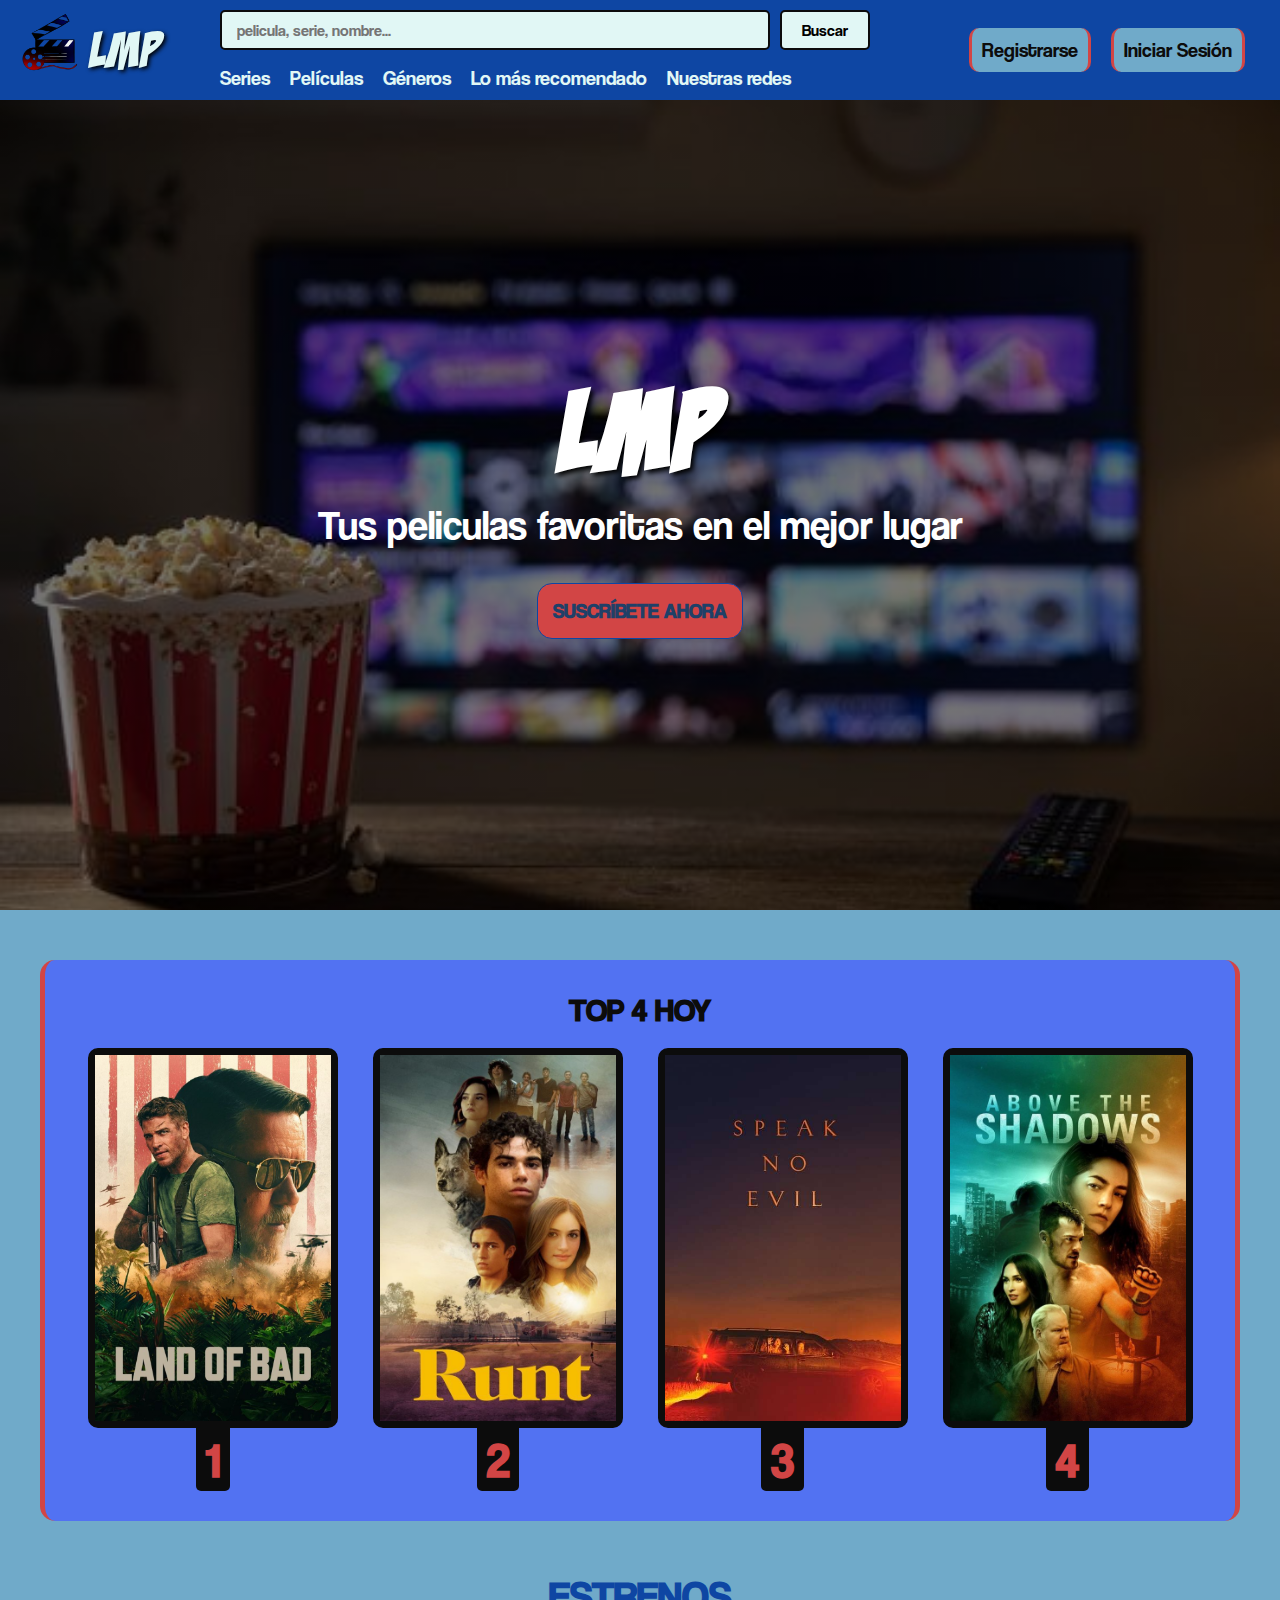
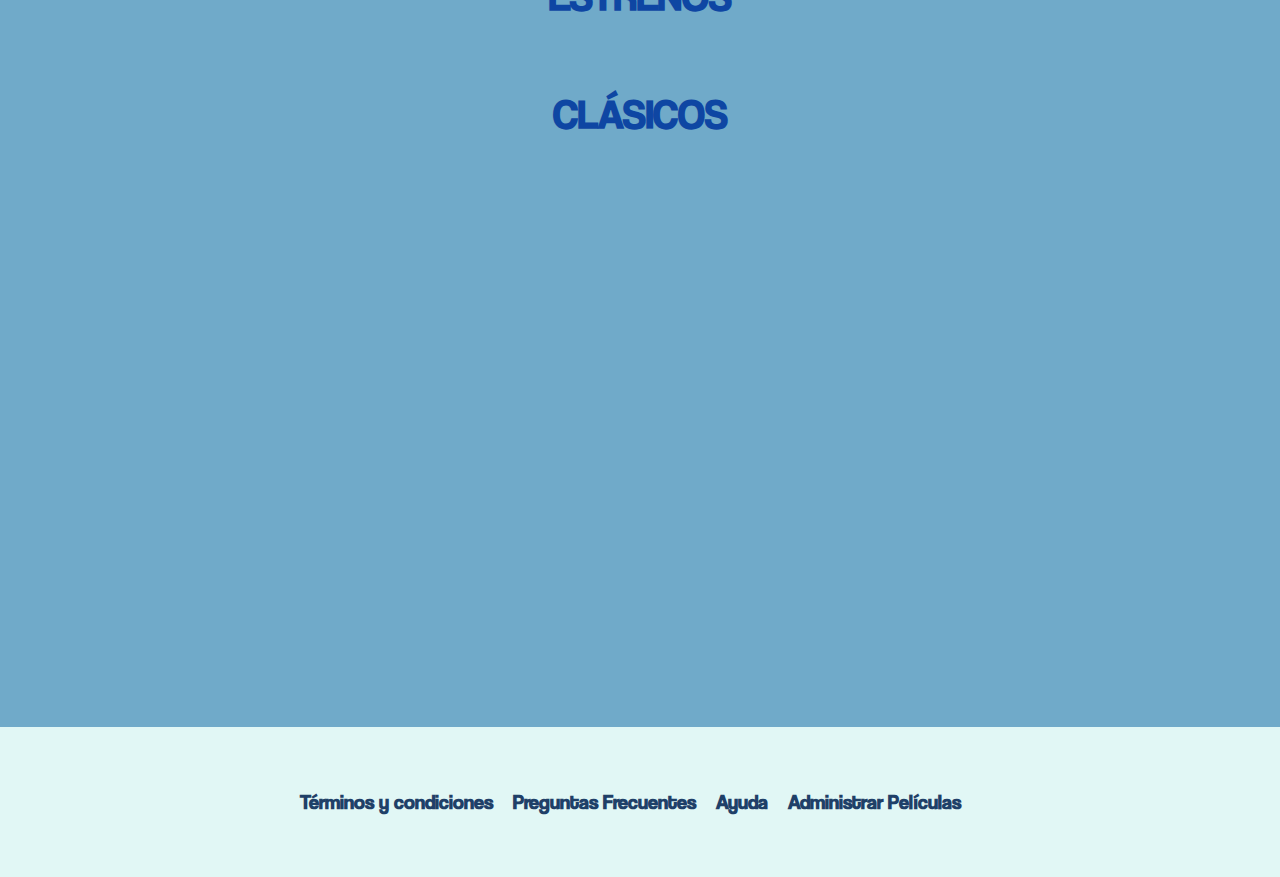
<file: index.html>
<!DOCTYPE html>
<html lang="en">
<head>
    <meta charset="UTF-8">
    <meta name="viewport" content="width=device-width, initial-scale=1.0">
    <title>LasMejoresPelis</title>
    <link rel="icon" href="imagenes/íconooo.png">
    <link rel="stylesheet" href="index.css">
</head>

<body>

    <header>
    <nav class="header-nav-principal">

        <a href="#" class="ícono sin-subrayado" >
          <div><img src="imagenes/íconooo.png" alt="ícono" width="75px" height="75px"></div>
         <span class="nombre-marca">LMP</span>
        </a>

        <form class="form-busqueda">
            <input class="input-buscador" type="text" placeholder="pelicula, serie, nombre...">
            <input class="boton-buscador" type="submit" value="Buscar">

        </form>

        <ul class="ul-items-principal">
            <li><a href=""class="sin-subrayado">Series</a></li>
            <li><a href=""class="sin-subrayado">Películas</a></li>
            <li><a href=""class="sin-subrayado">Géneros</a></li>
            <li><a href=""class="sin-subrayado">Lo más recomendado</a></li>
            <li><a href=""class="sin-subrayado">Nuestras redes</a></li>
        </ul>
        <ul class="ul-header-nav-sesión">
            <li class="li-nav-sesion"><a href="#" class="sin-subrayado" id="a-nav-sesion" >Registrarse</a></li>
            <li class="li-nav-sesion"><a href="formularioLogin/login.html" class="sin-subrayado" id="a-nav-sesion" >Iniciar Sesión</a></li>
        </ul>

    </nav>


    </header>
    <main>

    <section class="main-explorar">
        <h1>LMP</h1>
        <h2>Tus peliculas favoritas en el mejor lugar</h2>
        <div class="suscribite">
            <a class="sin-subrayado-footer" id="a-suscribite" href="#">SUSCRÍBETE AHORA</a>
        </div>

    </section>

    <section class="prueba">
        <div class="div-de-prueba">
            <h2 class="div-de-prueba-h2">TOP 4 HOY</h2>
            <div class="contenedor-TOP4">
            <div class="item-contenedor-top4"><a href="#"><div class="pelicula-top4"> <img class="imágen-peli-top4" src="imagenes/land of bad.jpg" alt=""> </div></a><h3 class="h3-top4">1</h3></div>
            <div class="item-contenedor-top4"><a href="#"><div class="pelicula-top4"> <img class="imágen-peli-top4" src="imagenes/RUNT.jpg" alt=""> </div></a><h3 class="h3-top4">2</h3></div>
            <div class="item-contenedor-top4"><a href="#"><div class="pelicula-top4"> <img class="imágen-peli-top4" src="imagenes/speak no evil.jpg" alt=""> </div></a><h3 class="h3-top4">3</h3></div>
            <div class="item-contenedor-top4"><a href="#"><div class="pelicula-top4"> <img class="imágen-peli-top4" src="imagenes/above the shadows.jpg" alt=""> </div></a><h3 class="h3-top4">4</h3></div>
            </div>
        </div>
        </section>


    <section class="main-estrenos">
        <h2>ESTRENOS</h2>
        <div class="containerPeliculas">
            <div> </div>
        </div>
    </section>

    <section class="main-estrenos">
        <h2>CLÁSICOS</h2>
        <div class="containerPeliculas">
            <div> </div>
        </div>
    </section>


    <br><br><br><br><br><br><br><br><br><br><br><br><br><br><br><br><br><br><br><br><br><br><br><br><br><br><br><br><br><br>
    </main>
    <footer>
        <nav class="footer-nav">
            <ul>
                <li><a href=""class="sin-subrayado-footer">Términos y condiciones</a></li>
                <li><a href=""class="sin-subrayado-footer">Preguntas Frecuentes</a></li>
                <li><a href=""class="sin-subrayado-footer">Ayuda</a></li>
                <li><a href=""class="sin-subrayado-footer">Administrar Películas</a></li>
            </ul>
        </nav>
    </footer>
    <script src="index.js"></script>
</body>
</html>
</file>
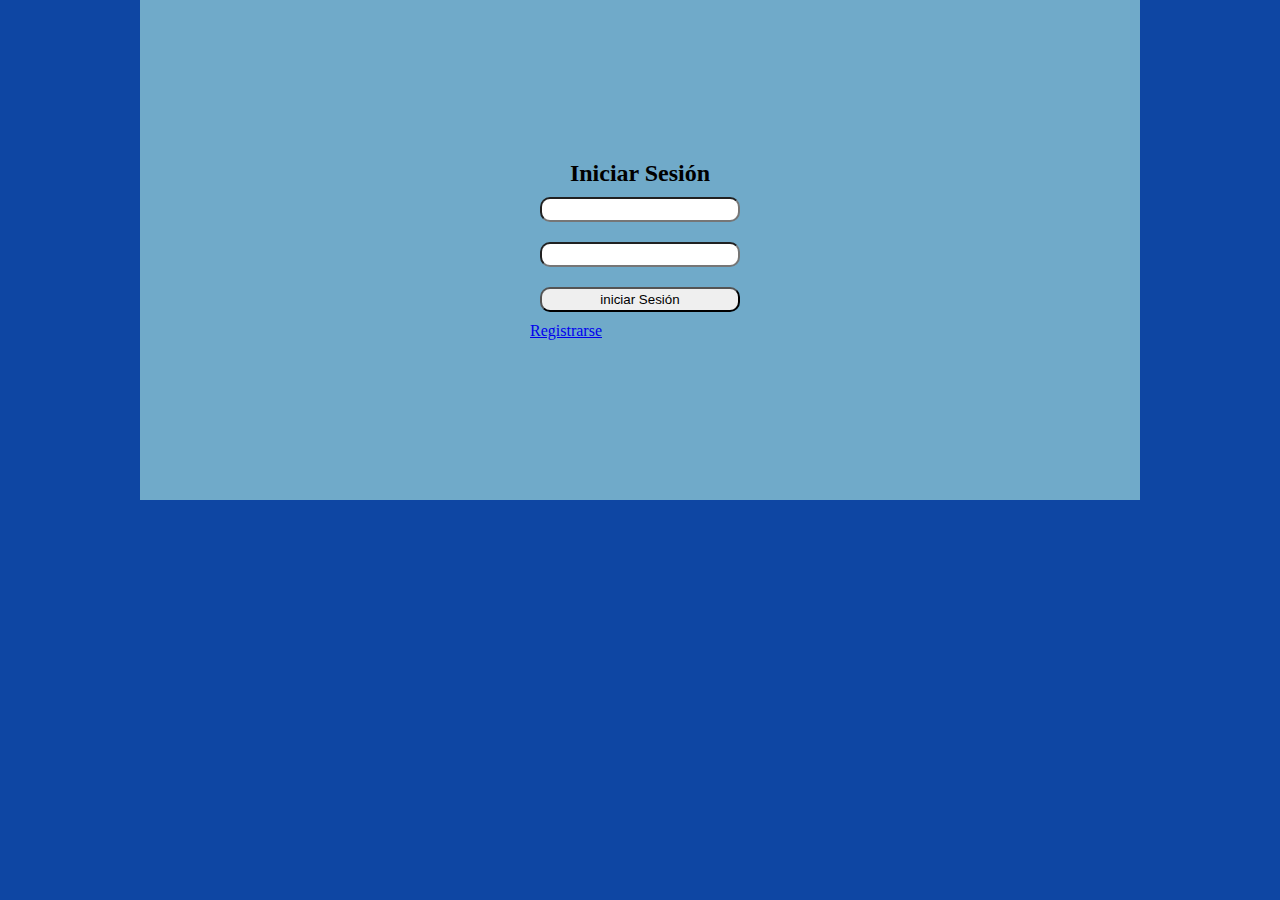
<file: formularioLogin/login.html>
<!DOCTYPE html>
<html lang="en">
<head>
    <meta charset="UTF-8">
    <meta name="viewport" content="width=device-width, initial-scale=1.0">
    <title>Document</title>
    <link rel="stylesheet" href="login.css">
</head>
<body>
    <header>

    </header>
    <main>
        <section class="login">
            <h2>Iniciar Sesión</h2>
            <form action="" method="get">
                <div>
                    <input class="inputs-registrarse" type="email" id="email" name="email">
                    <div class="error-text"></div>
                </div>
                <div>
                    <input class="inputs-registrarse" type="password" id="password" name="password">
                    <div class="error-text"></div>
                </div>
                <div>
                    <input class="inputs-registrarse" type="submit" class="boton" value="iniciar Sesión">
                </div>
                <div>
                    <a id="ayuda" href="#">Registrarse</a>
                </div>

            </form>
        </section>
    </main>
    <script src="validar.js"></script>
</body>
</html>
</file>
<file: index.css>
@font-face {
    font-family: "badaboom" ;
    src: url(fuentes/badaboom_bb/BADABB__.TTF);
}
@font-face {
    font-family: "coolvetica";
    src: url(fuentes/coolvetica/coolvetica\ rg.otf);
}

*{
    margin: 0;
    padding: 0;
    box-sizing: border-box;
}

body{
    background-color: #70aac9;
}

header{
    height: 100px;
    display: flex;
    justify-content: center;
    align-items: center;
    background-color: #0E46A3;
    position: sticky;
    top: 0;
    z-index: 10;

    .header-nav-principal{

        width: 1250px;
        display: grid;
        grid-template-columns: repeat(4, 1fr);
        grid-template-rows: repeat(2,1fr);

        .nombre-marca{
            font-family: badaboom;
            font-size: 3.2rem;
            letter-spacing: 1px;
            text-shadow: 2px 2px 4px black;
        }

        .ícono{
            grid-area: 1/1/span 2;
            display: flex;
            margin-right: 60px;
            align-items: center;
        }
        .ul-items-principal{
            grid-area: 2/2/3;
            align-self: end;
        }
        .ul-header-nav-sesión{
            grid-area: 1/4/span 2;
            align-self: center;
            .li-nav-sesion{
                background-color: #70aac9;
                padding: 10px;
                border-radius: 10px;
                border-width: 0px 3px;
                border-style: solid;
                border-color: #D24545;
                #a-nav-sesion{
                    color: #0C0C0C;
                }

            }

        }

        .form-busqueda{
            grid-row: 1;
            grid-column: 2/3;
            align-self: end;
            display: flex;
            .input-buscador{ 
                font-family: "coolvetica";
                font-size: 1rem;
                background-color: #E1F7F5;
                height: 40px;
                width: 550px;
                padding-left: 15px;
                margin-right: 10px;
                border: 2px solid #0C0C0C;
                border-radius: 5px;
            }
            .boton-buscador{
                font-family: "coolvetica";
                font-size: 1rem;
                background-color: #E1F7F5;
                height: 40px;
                width: 90px;
                border: 2px solid #0C0C0C;
                border-radius: 5px;
            }
        }

    }

}




ul{
    display: flex;
}
& li{

    list-style: none;
    margin-right: 20px;
}
.sin-subrayado{
    font-family: "coolvetica";
    color: #E1F7F5;
    font-size: 20px;
    text-decoration: none;
    white-space: nowrap;
}
.sin-subrayado-footer{
    font-family: "coolvetica";
    color: #1F4068;
    font-size: 20px;
    text-decoration: none;
    white-space: nowrap;
    font-weight:700;
}


/* FOOTER */

footer{
    background-color: #E1F7F5;
    height: 150px;
    display: flex;
    justify-content: center;
    align-items: center;
}


/* MAIN */

main{

    .main-estrenos{
        h2{
            font-family: "coolvetica";
            color: #0E46A3;
            margin: 20px;
            font-size: 2.5rem;
            font-weight: 700;
            text-align: center;
        }
        .containerPeliculas{
            padding-bottom: 30px;
            margin-left: 20PX;
            margin-right: 20px;
            overflow-x: scroll;
            overflow-y: hidden;
            display: flex;
            justify-content: flex-start;
            align-items: center;

            .pelicula{
                margin-right: 20px;
                width: 200px;
                height: 300px;
                background-color: grey;
                border-radius: 10px;
                
                .imágen-peli{
                    width: 100%;
                    height: 100%;
                    object-fit: cover;
                    border-radius: 10px;
                }

            }

        }
    }
    .main-explorar{
        color: white;
        background: linear-gradient(to right top, #0000008a, #0000008a), url(imagenes/12.jpg);
        background-size: cover;
        background-position: center;
        height: 90vh;
        display: flex;
        justify-content: center;
        flex-direction: column;
        align-items: center;
        text-align: center;
        
        .suscribite{
            padding: 15px;
            background-color: #D24545;
            border-radius: 15px;
            border: 1px solid #0E46A3;

            #a-suscribite{
                font-weight: 700;
                color: #1F4068;
            }
        }

        h1{
            font-family: badaboom;
            text-shadow: 3px 3px 5px black;
            letter-spacing: 4px;
            font-size: 7rem;
            font-weight: 700;
            margin-bottom: 10px;
        }

        h2{
        font-family: coolvetica;
        font-size: 2.5rem;
        font-weight: 400;
        margin-bottom: 35px;
        }

    }

    .prueba{
        .div-de-prueba{
            margin: 50px auto;
            padding: 30px;
            background: #5272F2;
            background-size: cover;
            width: 1200px;
            border-radius: 15px;
            border-width: 0 5px;
            border-style: solid;
            border-color: #D24545;
            display: flex;
            flex-direction: column;
            justify-content: center;
            align-items: center;

            .div-de-prueba-h2{
                color: #0C0C0C;
                font-family: coolvetica;
                font-size: 2rem;
                font-weight: 700;
            }

            .contenedor-TOP4{
                margin-top: 20px;
                display: flex;
                gap: 35px;
                justify-content:space-evenly;

                .item-contenedor-top4{
                    display: flex;
                    flex-direction: column;
                    align-items: center;
                    .h3-top4{
                        background-color: #0C0C0C;
                        border-radius: 0 0 5px 5px;
                        padding: 3px 10px;
                        font-family: coolvetica;
                        font-size: 3rem;
                        font-weight: 700;
                        color: #D24545;
                    }
                    .pelicula-top4{
                        width: 250px;
                      height: 380px;
                      background-color: grey;
                      border-radius: 10px;
                      border: 7px solid #0C0C0C;

                        .imágen-peli-top4{
                            width: 100%;
                            height: 100%;
                            object-fit: cover;
                        }
                    }
                }
            }
        }
    }
}


@media screen and (width <= 1200px){
    



}
</file>
<file: formularioLogin/login.css>
*{
    margin: 0;
    padding: 0;
    box-sizing: border-box;
}

body{
    background-color: #0E46A3;
}

.login{
    display: flex;
    width: 1000px;
    margin: auto;
    height: 500px;
    background-color: #70aac9;
    flex-direction: column;
    justify-content: center;
    align-items: center;

    .inputs-registrarse{
        width: 200px;
        height: 25px;
        margin: 10px;
        border-radius: 10px;
    }
}

.error input:not(.check, .boton), .error select{
    border: 2px solid red;
}
</file>
